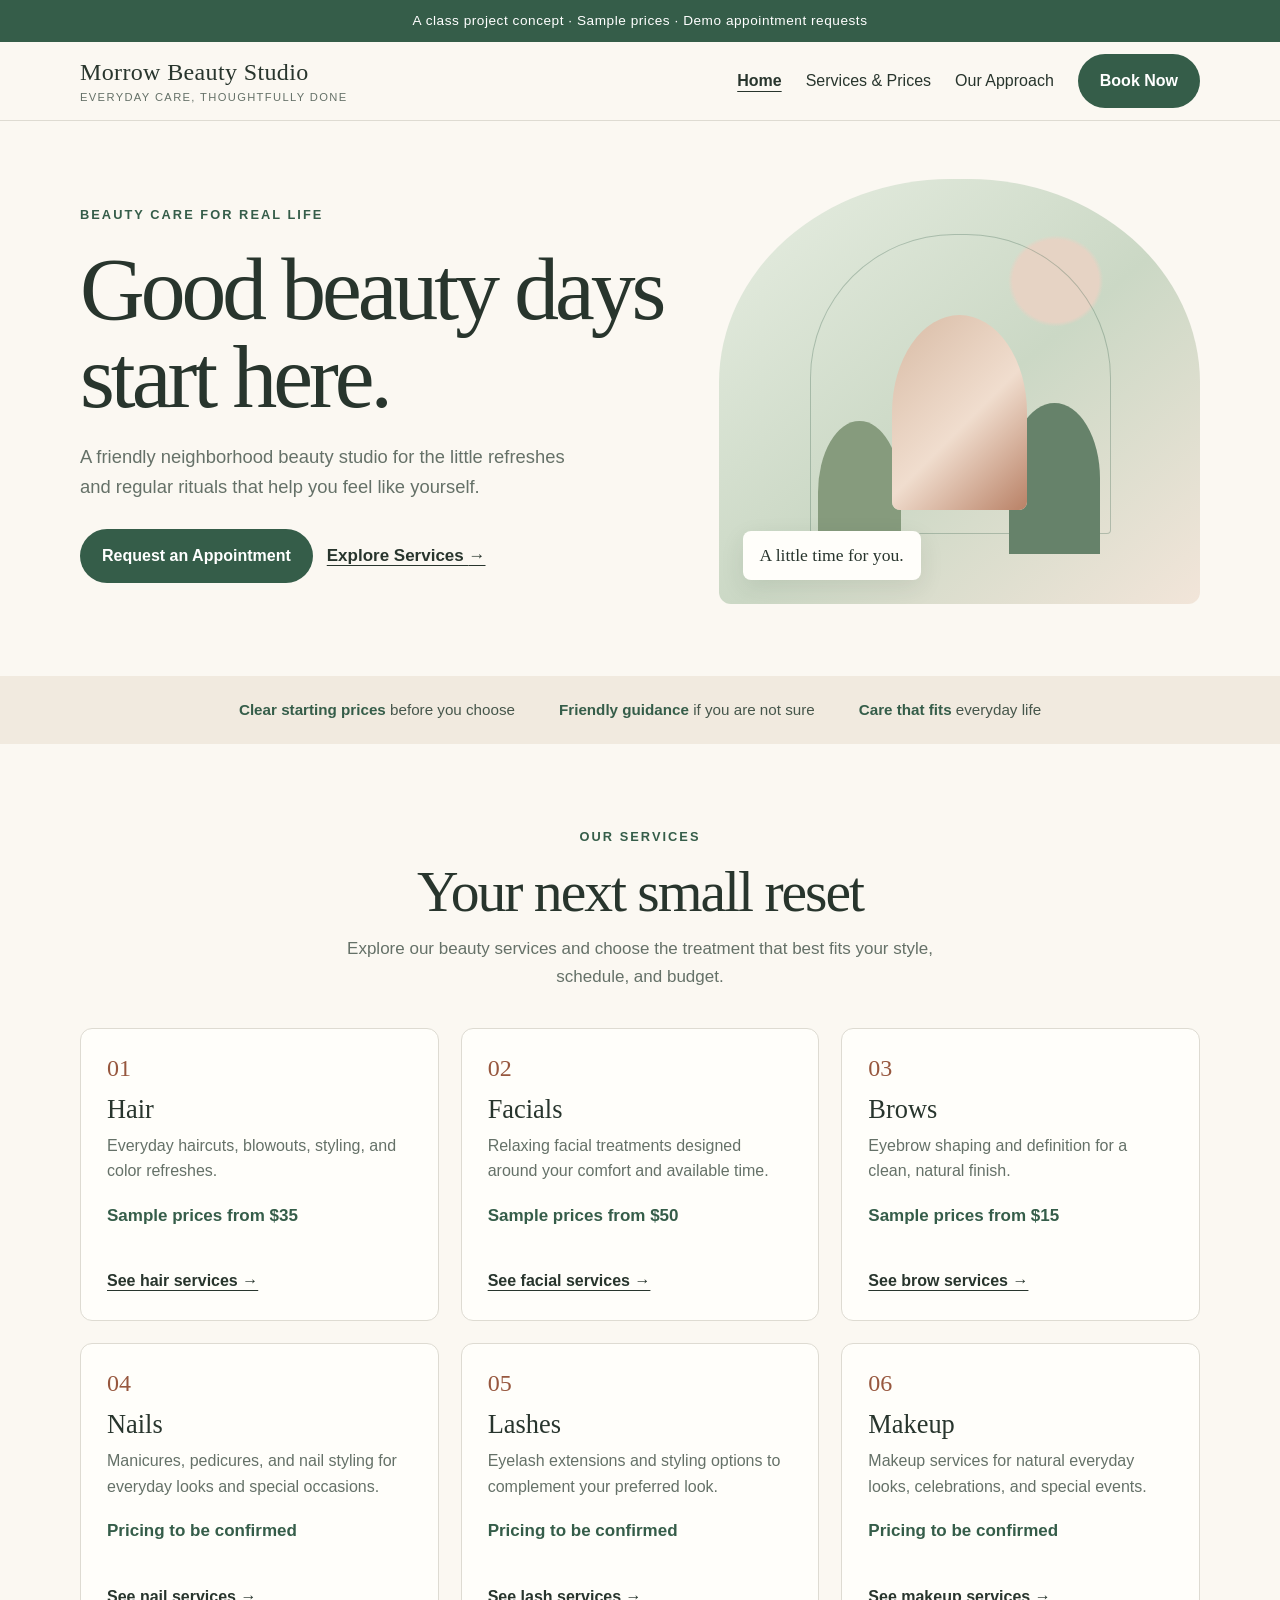
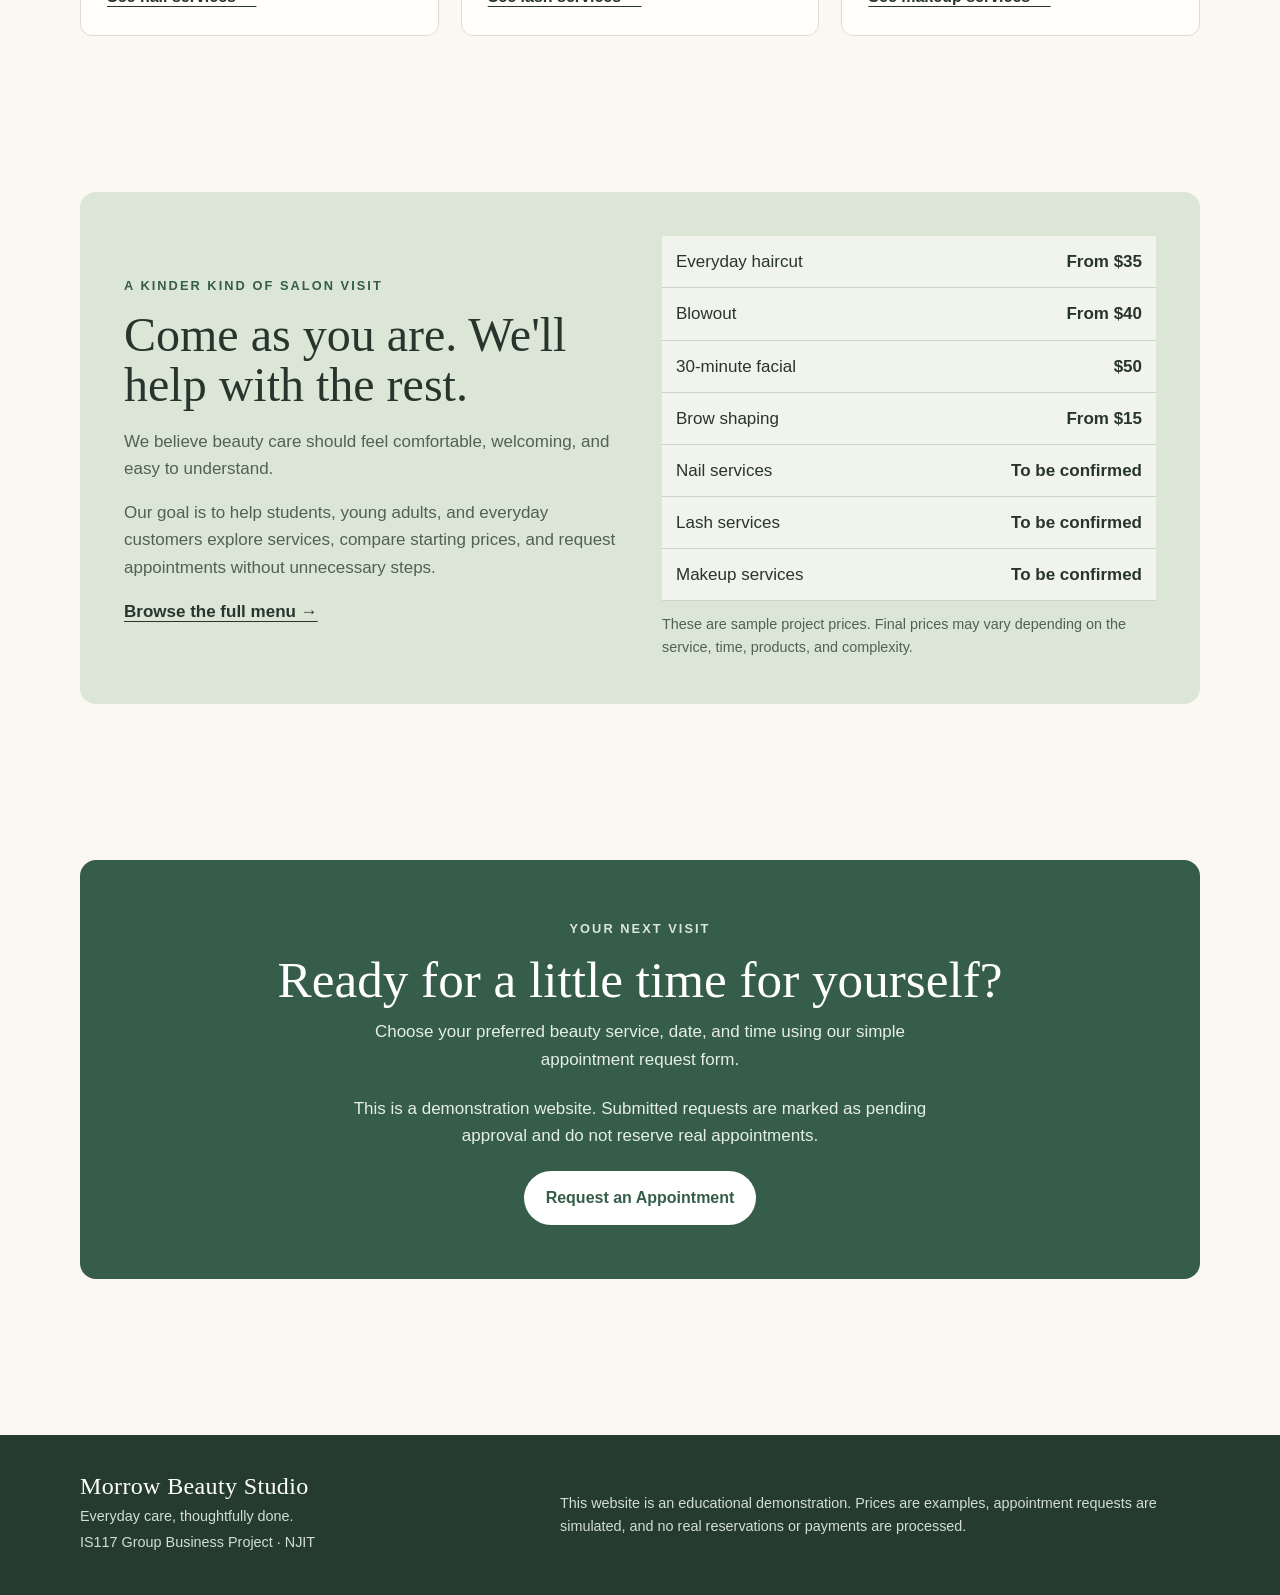
<file: index.html>
<!doctype html>
<html lang="en">
<head>
  <meta charset="utf-8">
  <meta name="viewport" content="width=device-width, initial-scale=1">
  <meta name="description" content="Morrow Beauty Studio offers a welcoming beauty experience with transparent sample prices and simple appointment requests.">

  <title>Morrow Beauty Studio — Beauty, Made Easy</title>

  <link rel="stylesheet" href="styles.css">
</head>

<body>

  <div class="notice">
    A class project concept · Sample prices · Demo appointment requests
  </div>

  <header class="site-header">
    <div class="wrap nav">

      <a class="brand" href="index.html" aria-label="Morrow Beauty Studio home">
        Morrow Beauty Studio
        <small>Everyday care, thoughtfully done</small>
      </a>

      <nav class="nav-links" aria-label="Main navigation">
        <a href="index.html" aria-current="page">Home</a>
        <a href="services.html">Services &amp; Prices</a>
        <a href="#our-approach">Our Approach</a>
        <a class="button" href="booking.html">Book Now</a>
      </nav>

    </div>
  </header>

  <main>

    <!-- Hero Section -->

    <section class="hero">
      <div class="wrap hero-grid">

        <div>
          <span class="eyebrow">
            Beauty care for real life
          </span>

          <h1>Good beauty days start here.</h1>

          <p>
            A friendly neighborhood beauty studio for the
            little refreshes and regular rituals that help
            you feel like yourself.
          </p>

          <div class="actions">
            <a class="button" href="booking.html">
              Request an Appointment
            </a>

            <a class="text-link" href="services.html">
              Explore Services
              <span aria-hidden="true">→</span>
            </a>
          </div>
        </div>

        <div class="visual" role="img"
             aria-label="Soft botanical-inspired shapes in warm neutral and sage tones">

          <div class="visual-note">
            A little time for you.
          </div>

        </div>

      </div>
    </section>

    <!-- Brand Promises -->

    <div class="strip">
      <div class="wrap strip-inner">

        <span>
          <b>Clear starting prices</b> before you choose
        </span>

        <span>
          <b>Friendly guidance</b> if you are not sure
        </span>

        <span>
          <b>Care that fits</b> everyday life
        </span>

      </div>
    </div>

    <!-- Services Section -->

    <section id="services">
      <div class="wrap">

        <div class="section-head">

          <span class="eyebrow">Our Services</span>

          <h2>Your next small reset</h2>

          <p>
            Explore our beauty services and choose the
            treatment that best fits your style, schedule,
            and budget.
          </p>

        </div>

        <div class="cards">

          <article class="card">
            <span class="number">01</span>

            <h3>Hair</h3>

            <p>
              Everyday haircuts, blowouts, styling,
              and color refreshes.
            </p>

            <span class="price">Sample prices from $35</span>

            <br>

            <a href="services.html#hair">
              See hair services →
            </a>
          </article>

          <article class="card">
            <span class="number">02</span>

            <h3>Facials</h3>

            <p>
              Relaxing facial treatments designed around
              your comfort and available time.
            </p>

            <span class="price">Sample prices from $50</span>

            <br>

            <a href="services.html#skin">
              See facial services →
            </a>
          </article>

          <article class="card">
            <span class="number">03</span>

            <h3>Brows</h3>

            <p>
              Eyebrow shaping and definition for a clean,
              natural finish.
            </p>

            <span class="price">Sample prices from $15</span>

            <br>

            <a href="services.html#brows">
              See brow services →
            </a>
          </article>

          <article class="card">
            <span class="number">04</span>

            <h3>Nails</h3>

            <p>
              Manicures, pedicures, and nail styling
              for everyday looks and special occasions.
            </p>

            <span class="price">Pricing to be confirmed</span>

            <br>

            <a href="services.html#nails">
              See nail services →
            </a>
          </article>

          <article class="card">
            <span class="number">05</span>

            <h3>Lashes</h3>

            <p>
              Eyelash extensions and styling options
              to complement your preferred look.
            </p>

            <span class="price">Pricing to be confirmed</span>

            <br>

            <a href="services.html#lashes">
              See lash services →
            </a>
          </article>

          <article class="card">
            <span class="number">06</span>

            <h3>Makeup</h3>

            <p>
              Makeup services for natural everyday looks,
              celebrations, and special events.
            </p>

            <span class="price">Pricing to be confirmed</span>

            <br>

            <a href="services.html#makeup">
              See makeup services →
            </a>
          </article>

        </div>
      </div>
    </section>

    <!-- Our Approach -->

    <section id="our-approach">

      <div class="wrap soft-panel">

        <div>

          <span class="eyebrow">
            A kinder kind of salon visit
          </span>

          <h2>Come as you are. We'll help with the rest.</h2>

          <p>
            We believe beauty care should feel comfortable,
            welcoming, and easy to understand.
          </p>

          <p>
            Our goal is to help students, young adults,
            and everyday customers explore services,
            compare starting prices, and request appointments
            without unnecessary steps.
          </p>

          <a class="text-link" href="services.html">
            Browse the full menu →
          </a>

        </div>

        <div>

          <table class="price-sample"
                 aria-label="Example starting prices">

            <tbody>

              <tr>
                <td>Everyday haircut</td>
                <td>From $35</td>
              </tr>

              <tr>
                <td>Blowout</td>
                <td>From $40</td>
              </tr>

              <tr>
                <td>30-minute facial</td>
                <td>$50</td>
              </tr>

              <tr>
                <td>Brow shaping</td>
                <td>From $15</td>
              </tr>

              <tr>
                <td>Nail services</td>
                <td>To be confirmed</td>
              </tr>

              <tr>
                <td>Lash services</td>
                <td>To be confirmed</td>
              </tr>

              <tr>
                <td>Makeup services</td>
                <td>To be confirmed</td>
              </tr>

            </tbody>
          </table>

          <p class="draft">
            These are sample project prices.
            Final prices may vary depending on the
            service, time, products, and complexity.
          </p>

        </div>

      </div>

    </section>

    <!-- Appointment Booking -->

    <section id="booking">

      <div class="wrap booking">

        <span class="eyebrow">Your next visit</span>

        <h2>Ready for a little time for yourself?</h2>

        <p>
          Choose your preferred beauty service, date,
          and time using our simple appointment request form.
        </p>

        <p>
          This is a demonstration website. Submitted
          requests are marked as pending approval and
          do not reserve real appointments.
        </p>

        <a class="button" href="booking.html">
          Request an Appointment
        </a>

      </div>

    </section>

  </main>

  <!-- Footer -->

  <footer class="site-footer">

    <div class="wrap foot">

      <div>

        <a class="brand" href="index.html">
          Morrow Beauty Studio
        </a>

        <p>Everyday care, thoughtfully done.</p>

        <p>IS117 Group Business Project · NJIT</p>

      </div>

      <p class="concept">
        This website is an educational demonstration.
        Prices are examples, appointment requests are
        simulated, and no real reservations or payments
        are processed.
      </p>

    </div>

  </footer>

</body>
</html>
</file>
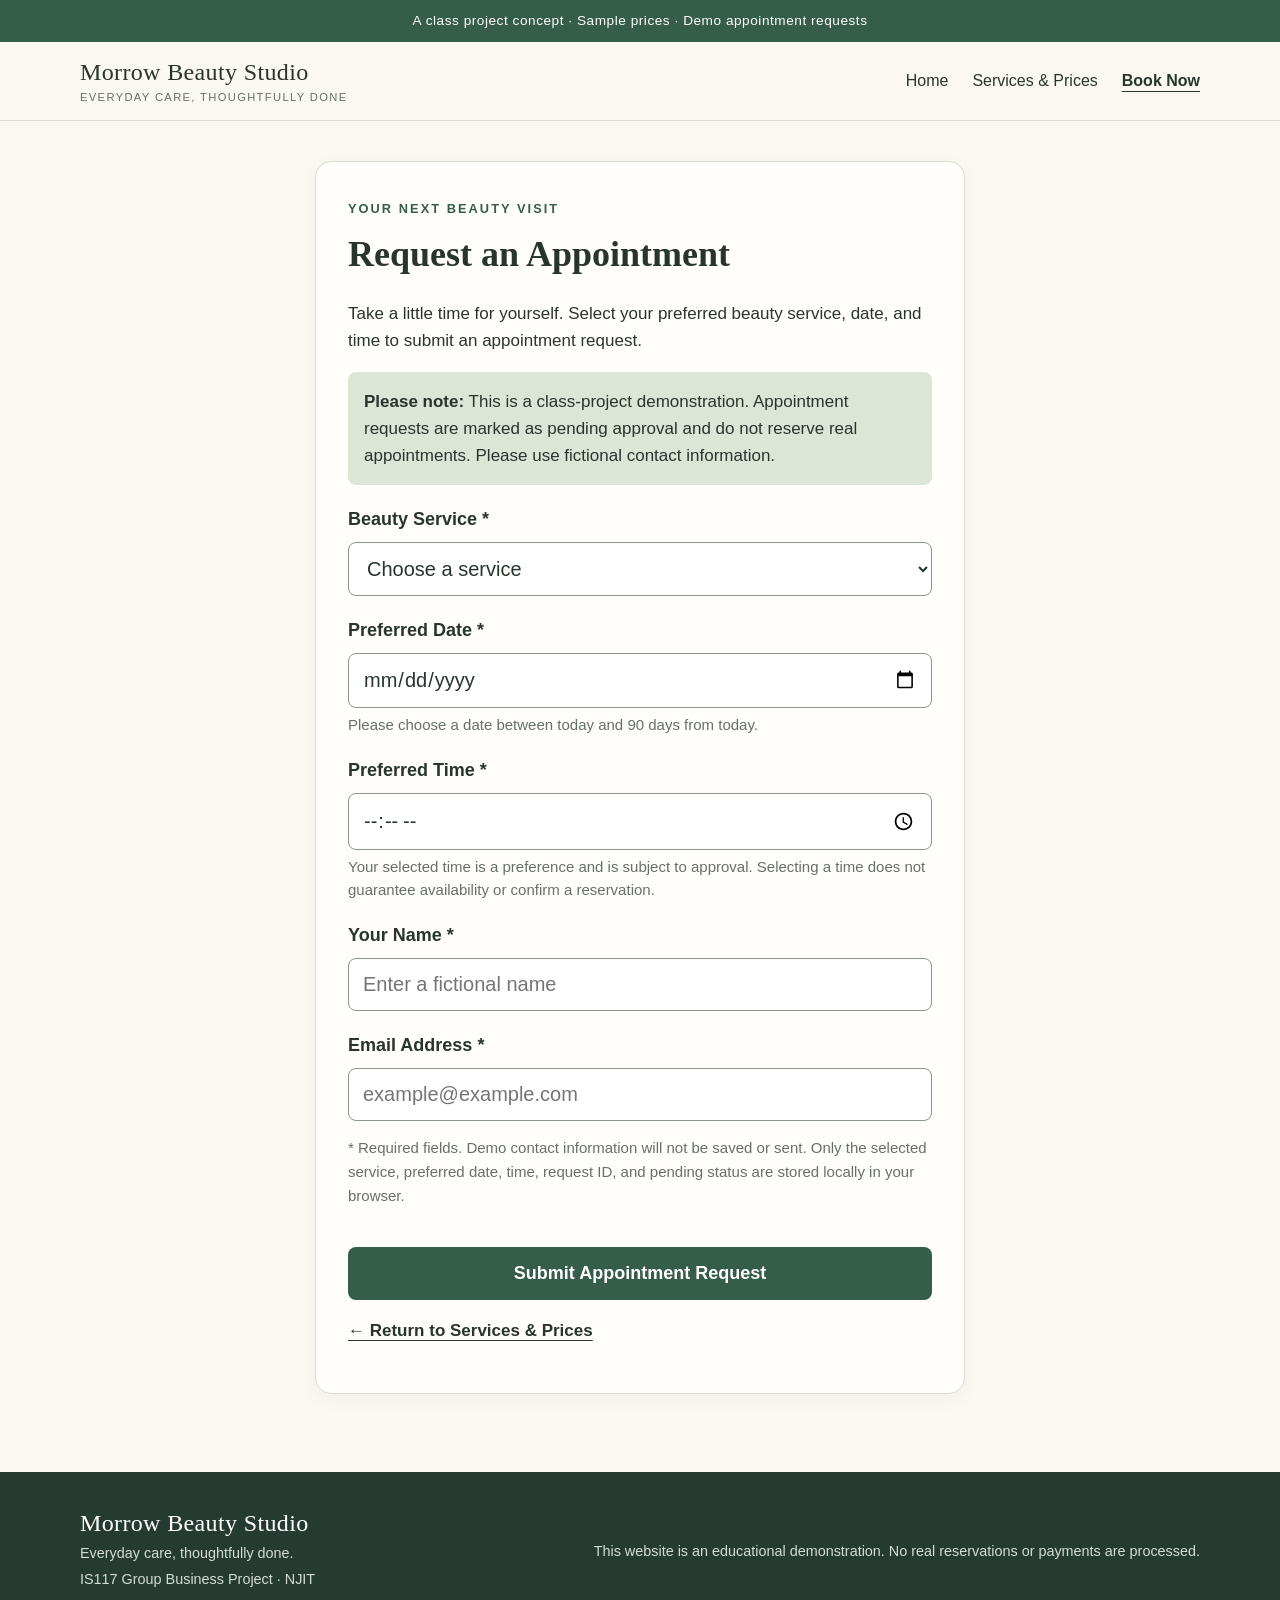
<file: booking.html>
<!doctype html>
<html lang="en">
<head>
  <meta charset="UTF-8">
  <meta name="viewport" content="width=device-width, initial-scale=1">

  <title>Book an Appointment — Morrow Beauty Studio</title>

  <link rel="stylesheet" href="styles.css">

  <style>
    .booking-form {
      max-width: 650px;
      margin: 40px auto;
      padding: 32px;
      background: #fffefa;
      border: 1px solid #dedbd2;
      border-radius: 16px;
      box-shadow: 0 5px 20px #28352d0a;
    }

    .booking-form h1 {
      font-family: Georgia, serif;
      font-size: 36px;
      line-height: 1.2;
      margin-top: 12px;
      color: #28352d;
    }

    .booking-form p {
      font-size: 17px;
      line-height: 1.6;
    }

    .booking-form label {
      display: block;
      margin-top: 20px;
      font-size: 18px;
      font-weight: bold;
      color: #28352d;
    }

    .booking-form input,
    .booking-form select {
      width: 100%;
      box-sizing: border-box;
      padding: 14px;
      margin-top: 8px;
      font-family: Arial, sans-serif;
      font-size: 20px;
      color: #28352d;
      background: white;
      border: 1px solid #87988a;
      border-radius: 8px;
    }

    .booking-form button {
      width: 100%;
      margin-top: 22px;
      padding: 16px 22px;
      background: #355d49;
      color: white;
      font-family: Arial, sans-serif;
      font-size: 18px;
      font-weight: bold;
      border: none;
      border-radius: 8px;
      cursor: pointer;
    }

    .booking-form button:hover {
      background: #264634;
    }

    .booking-form button:focus-visible,
    .booking-form input:focus-visible,
    .booking-form select:focus-visible {
      outline: 3px solid #bd795d;
      outline-offset: 3px;
    }

    .booking-notice {
      background: #dce6d7;
      padding: 16px;
      border-radius: 8px;
      color: #28352d;
    }

    .privacy-note {
      color: #657168;
      font-size: 15px !important;
    }

    .booking-form .field-help {
      color: #657168;
      font-size: 15px;
      margin: 6px 0 12px;
      line-height: 1.5;
    }

    #error {
      color: #a01832;
      font-size: 17px;
      font-weight: bold;
    }

    @media (max-width: 700px) {
      .booking-form {
        margin: 20px 16px;
        padding: 22px;
      }

      .booking-form h1 {
        font-size: 30px;
      }
    }
  </style>
</head>

<body>

  <div class="notice">
    A class project concept · Sample prices · Demo appointment requests
  </div>

  <!-- Navigation -->

  <header class="site-header">
    <div class="wrap nav">

      <a class="brand" href="index.html">
        Morrow Beauty Studio
        <small>Everyday care, thoughtfully done</small>
      </a>

      <nav class="nav-links" aria-label="Main navigation">

        <a href="index.html">Home</a>

        <a href="services.html">
          Services &amp; Prices
        </a>

        <a href="booking.html" aria-current="page">
          Book Now
        </a>

      </nav>

    </div>
  </header>

  <!-- Appointment Form -->

  <main class="booking-form">

    <span class="eyebrow">
      Your next beauty visit
    </span>

    <h1>Request an Appointment</h1>

    <p>
      Take a little time for yourself.
      Select your preferred beauty service, date,
      and time to submit an appointment request.
    </p>

    <p class="booking-notice">
      <strong>Please note:</strong>
      This is a class-project demonstration.
      Appointment requests are marked as pending approval
      and do not reserve real appointments.
      Please use fictional contact information.
    </p>

    <form id="bookingForm">

      <!-- Service Selection -->

      <label for="service">Beauty Service *</label>

      <select id="service" required>

        <option value="">Choose a service</option>

        <optgroup label="Hair">
          <option>Everyday Haircut</option>
          <option>Layered Haircut</option>
          <option>Blowout</option>
          <option>Root Touch-Up</option>
          <option>Highlights</option>
          <option>Color Correction Consultation</option>
        </optgroup>

        <optgroup label="Facials">
          <option>Glow Facial — 30 Minutes</option>
          <option>Custom Facial — 60 Minutes</option>
          <option>Extended Facial — 90 Minutes</option>
        </optgroup>

        <optgroup label="Brows">
          <option>Brow Shaping</option>
          <option>Brow Shaping &amp; Tint</option>
        </optgroup>

        <optgroup label="Nails">
          <option>Classic Manicure</option>
          <option>Gel Manicure</option>
          <option>Pedicure</option>
          <option>Nail Art</option>
        </optgroup>

        <optgroup label="Lashes">
          <option>Classic Lash Extensions</option>
          <option>Volume Lash Extensions</option>
          <option>Lash Lift</option>
        </optgroup>

        <optgroup label="Makeup">
          <option>Natural Makeup</option>
          <option>Soft Glam Makeup</option>
          <option>Special Occasion Makeup</option>
        </optgroup>

      </select>

      <!-- Appointment Date -->

      <label for="date">Preferred Date *</label>

      <input
        type="date"
        id="date"
        aria-describedby="date-help"
        required
      >

      <p id="date-help" class="field-help">
        Please choose a date between today and
        90 days from today.
      </p>

      <!-- Appointment Time -->

      <label for="time">Preferred Time *</label>

      <input
        type="time"
        id="time"
        aria-describedby="time-help"
        required
      >

      <p id="time-help" class="field-help">
        Your selected time is a preference and is
        subject to approval. Selecting a time does
        not guarantee availability or confirm a reservation.
      </p>

      <!-- Customer Name -->

      <label for="name">Your Name *</label>

      <input
        type="text"
        id="name"
        placeholder="Enter a fictional name"
        maxlength="80"
        required
      >

      <!-- Customer Email -->

      <label for="email">Email Address *</label>

      <input
        type="email"
        id="email"
        placeholder="example@example.com"
        required
      >

      <p class="privacy-note">
        * Required fields.
        Demo contact information will not be saved or sent.
        Only the selected service, preferred date, time,
        request ID, and pending status are stored locally
        in your browser.
      </p>

      <!-- Error Message -->

      <p id="error" role="alert"></p>

      <!-- Submit Button -->

      <button type="submit">
        Submit Appointment Request
      </button>

    </form>

    <p>
      <a class="text-link" href="services.html">
        ← Return to Services &amp; Prices
      </a>
    </p>

  </main>

  <!-- Footer -->

  <footer class="site-footer">

    <div class="wrap foot">

      <div>

        <a class="brand" href="index.html">
          Morrow Beauty Studio
        </a>

        <p>Everyday care, thoughtfully done.</p>

        <p>IS117 Group Business Project · NJIT</p>

      </div>

      <p class="concept">
        This website is an educational demonstration.
        No real reservations or payments are processed.
      </p>

    </div>

  </footer>

  <!-- Member 3 Appointment Storage -->

  <script src="./appointment-storage.js"></script>

  <!-- Member 2 Form Validation -->

  <script>
    const form = document.getElementById("bookingForm");
    const dateInput = document.getElementById("date");
    const timeInput = document.getElementById("time");
    const nameInput = document.getElementById("name");
    const errorMessage = document.getElementById("error");

    const BOOKING_WINDOW_DAYS = 90;

    // Return a local calendar date in YYYY-MM-DD format.
    function todayLocal(daysAhead = 0) {
      const now = new Date();

      now.setDate(now.getDate() + daysAhead);

      const year = now.getFullYear();
      const month = String(now.getMonth() + 1).padStart(2, "0");
      const day = String(now.getDate()).padStart(2, "0");

      return `${year}-${month}-${day}`;
    }

    // Restrict appointment dates to a rolling 90-day window.
    function updateDateLimits() {
      dateInput.min = todayLocal();
      dateInput.max = todayLocal(BOOKING_WINDOW_DAYS);
    }

    updateDateLimits();

    dateInput.addEventListener("focus", updateDateLimits);

    form.addEventListener("submit", function(event) {
      event.preventDefault();

      errorMessage.textContent = "";

      updateDateLimits();

      if (!form.reportValidity()) {
        return;
      }

      // Reject empty or whitespace-only names.
      if (!nameInput.value.trim()) {
        errorMessage.textContent =
          "Please enter a valid name.";

        nameInput.focus();
        return;
      }

      // Validate the selected date against both boundaries.
      const selectedDate = dateInput.valueAsNumber;
      const minimumDate = Date.parse(dateInput.min);
      const maximumDate = Date.parse(dateInput.max);

      if (
        !Number.isFinite(selectedDate) ||
        selectedDate < minimumDate ||
        selectedDate > maximumDate
      ) {
        errorMessage.textContent =
          "Please choose a date within the next 90 days.";

        dateInput.focus();
        return;
      }

      // Reject invalid dates and appointment times in the past.
      const preferredDateTime = new Date(
        dateInput.value + "T" + timeInput.value
      );

      if (
        !Number.isFinite(preferredDateTime.getTime()) ||
        preferredDateTime <= new Date()
      ) {
        errorMessage.textContent =
          "Please choose a future appointment date and time.";

        timeInput.focus();
        return;
      }

      // Save the request using Member 3's storage system.
      try {
        const nextPage = saveSalonRequest({
          service: document.getElementById("service").value,
          date: dateInput.value,
          time: timeInput.value
        });

        window.location.assign(nextPage);

      } catch (error) {
        errorMessage.textContent =
          error.message || "Unable to save the request.";
      }
    });
  </script>

</body>
</html>
</file>
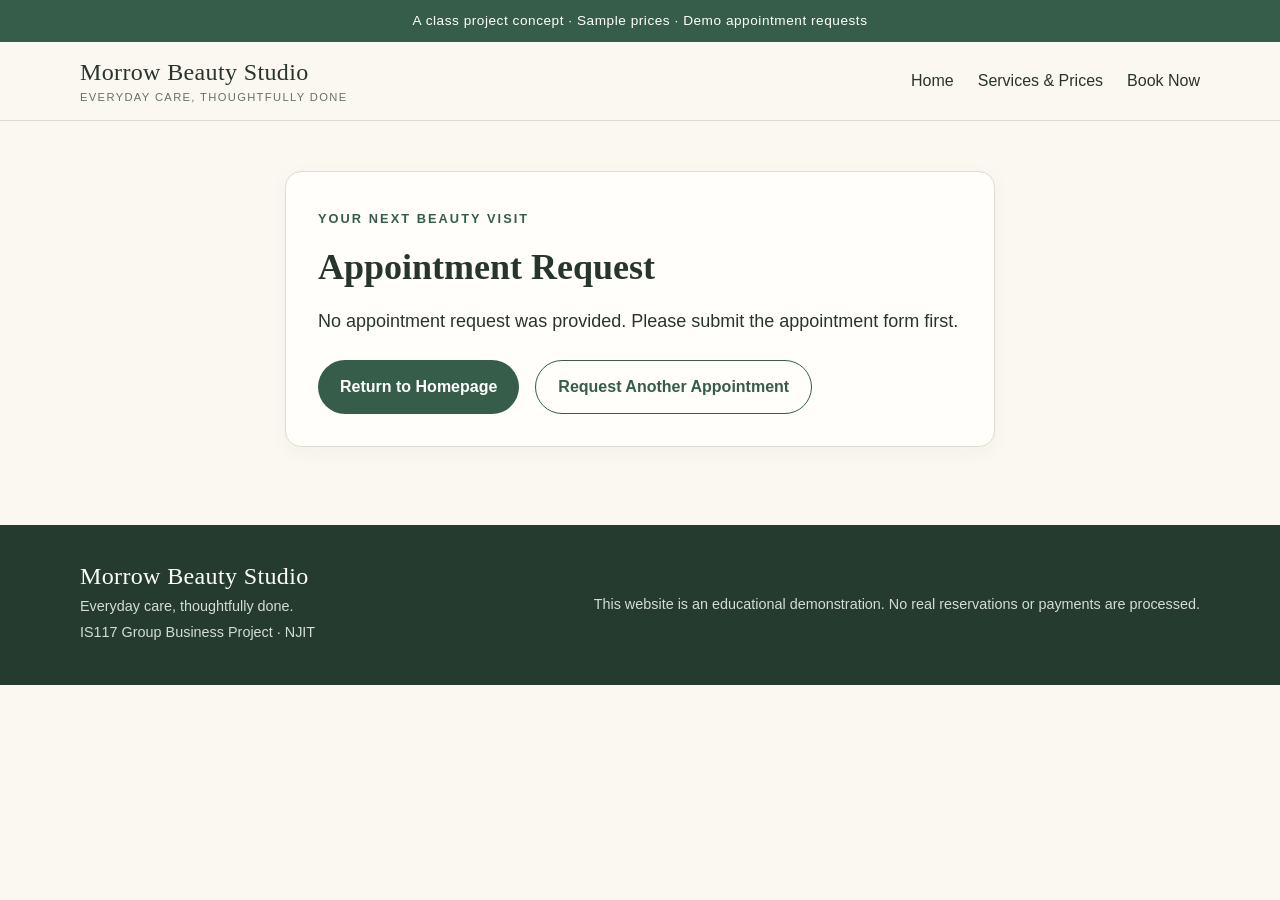
<file: confirmation.html>
<!doctype html>
<html lang="en">
<head>
  <meta charset="UTF-8">
  <meta name="viewport" content="width=device-width, initial-scale=1">

  <title>Appointment Confirmation — Morrow Beauty Studio</title>

  <link rel="stylesheet" href="styles.css">

  <style>
    .confirmation-container {
      max-width: 750px;
      margin: 50px auto;
      padding: 0 20px;
    }

    .confirmation-panel {
      background: #fffefa;
      border: 1px solid #dedbd2;
      border-radius: 16px;
      padding: 32px;
      box-shadow: 0 5px 20px #28352d0a;
    }

    .confirmation-panel h1 {
      font-family: Georgia, serif;
      font-size: 36px;
      line-height: 1.2;
      color: #28352d;
      margin: 15px 0;
    }

    .confirmation-panel p {
      font-size: 18px;
      line-height: 1.6;
    }

    .status {
      display: inline-block;
      background: #dce6d7;
      color: #355d49;
      padding: 10px 18px;
      border-radius: 8px;
      font-size: 18px;
      font-weight: bold;
    }

    .confirmation-notice {
      background: #f1eadf;
      padding: 18px;
      border-radius: 8px;
      margin: 20px 0;
    }

    .confirmation-panel dl {
      display: grid;
      grid-template-columns: 1fr 1.5fr;
      gap: 18px;
      padding: 24px 0;
      border-top: 1px solid #dedbd2;
      border-bottom: 1px solid #dedbd2;
      font-size: 18px;
    }

    .confirmation-panel dt {
      font-weight: bold;
      color: #28352d;
    }

    .confirmation-panel dd {
      margin: 0;
      overflow-wrap: anywhere;
      color: #355d49;
    }

    .confirmation-actions {
      display: flex;
      flex-wrap: wrap;
      align-items: center;
      gap: 16px;
      margin-top: 24px;
    }

    .confirmation-actions .button {
      font-size: 16px;
      padding: 14px 22px;
    }

    .secondary-button {
      display: inline-block;
      padding: 13px 22px;
      border: 1px solid #355d49;
      border-radius: 999px;
      color: #355d49;
      font-size: 16px;
      font-weight: bold;
      text-decoration: none;
    }

    .secondary-button:hover {
      background: #dce6d7;
    }

    .storage-note {
      font-size: 15px !important;
      color: #657168;
    }

    @media (max-width: 600px) {
      .confirmation-container {
        margin: 24px auto;
        padding: 0 16px;
      }

      .confirmation-panel {
        padding: 22px;
      }

      .confirmation-panel h1 {
        font-size: 30px;
      }

      .confirmation-panel dl {
        grid-template-columns: 1fr;
        gap: 8px;
      }

      .confirmation-panel dd {
        margin-bottom: 14px;
      }

      .confirmation-actions {
        flex-direction: column;
        align-items: stretch;
        text-align: center;
      }
    }
  </style>
</head>

<body>

  <div class="notice">
    A class project concept · Sample prices · Demo appointment requests
  </div>

  <!-- Navigation -->

  <header class="site-header">
    <div class="wrap nav">

      <a class="brand" href="index.html">
        Morrow Beauty Studio
        <small>Everyday care, thoughtfully done</small>
      </a>

      <nav class="nav-links" aria-label="Main navigation">

        <a href="index.html">Home</a>

        <a href="services.html">
          Services &amp; Prices
        </a>

        <a href="booking.html">
          Book Now
        </a>

      </nav>

    </div>
  </header>

  <!-- Appointment Confirmation -->

  <main class="confirmation-container">

    <section class="confirmation-panel"
             aria-labelledby="title">

      <span class="eyebrow">
        Your next beauty visit
      </span>

      <h1 id="title">Appointment Request</h1>

      <p id="message" role="status">
        Loading your appointment request...
      </p>

      <div id="details" hidden>

        <p>
          Thank you for trying Morrow Beauty Studio's
          demo appointment request system.
        </p>

        <span class="status">
          Pending Approval
        </span>

        <div class="confirmation-notice">

          <strong>Your request has been saved locally.</strong>

          <p>
            This is a demonstration appointment request,
            not a confirmed reservation. No request has
            been sent to a real salon.
          </p>

        </div>

        <h2>Appointment Details</h2>

        <dl>

          <dt>Request ID</dt>
          <dd id="requestId"></dd>

          <dt>Selected Service</dt>
          <dd id="service"></dd>

          <dt>Preferred Date</dt>
          <dd id="date"></dd>

          <dt>Preferred Time</dt>
          <dd id="time"></dd>

          <dt>Appointment Status</dt>
          <dd>Pending Approval</dd>

        </dl>

        <p class="storage-note">
          Your appointment details are stored locally
          in this browser. You can revisit this confirmation
          using the same page URL and browser, as long as
          the saved browser data has not been cleared.
          Your name and email address are not stored.
        </p>

      </div>

      <!-- Navigation Buttons -->

      <div class="confirmation-actions">

        <a class="button" href="index.html">
          Return to Homepage
        </a>

        <a class="secondary-button" href="booking.html">
          Request Another Appointment
        </a>

      </div>

    </section>

  </main>

  <!-- Footer -->

  <footer class="site-footer">

    <div class="wrap foot">

      <div>

        <a class="brand" href="index.html">
          Morrow Beauty Studio
        </a>

        <p>Everyday care, thoughtfully done.</p>

        <p>IS117 Group Business Project · NJIT</p>

      </div>

      <p class="concept">
        This website is an educational demonstration.
        No real reservations or payments are processed.
      </p>

    </div>

  </footer>

  <!-- Member 3 Confirmation and Storage Retrieval -->

  <script>
    const id = new URLSearchParams(
      window.location.search
    ).get("id");

    const message = document.getElementById("message");

    const details = document.getElementById("details");

    if (id) {

      try {

        const requests = JSON.parse(
          localStorage.getItem(
            "salonAppointmentRequests"
          ) || "{}"
        );

        const request = requests[id];

        if (request && request.status === "pending") {

          document.getElementById("requestId")
            .textContent = id;

          document.getElementById("service")
            .textContent = request.service || "Not provided";

          document.getElementById("date")
            .textContent = request.date || "Not provided";

          document.getElementById("time")
            .textContent = request.time || "Not provided";

          details.hidden = false;

          message.textContent =
            "Your demo appointment request was saved successfully.";

        } else {

          message.textContent =
            "No saved appointment request was found. " +
            "Please return to the appointment form.";

        }

      } catch (error) {

        message.textContent =
          "Unable to load your appointment request. " +
          "Please try again.";

      }

    } else {

      message.textContent =
        "No appointment request was provided. " +
        "Please submit the appointment form first.";

    }
  </script>

</body>
</html>
</file>
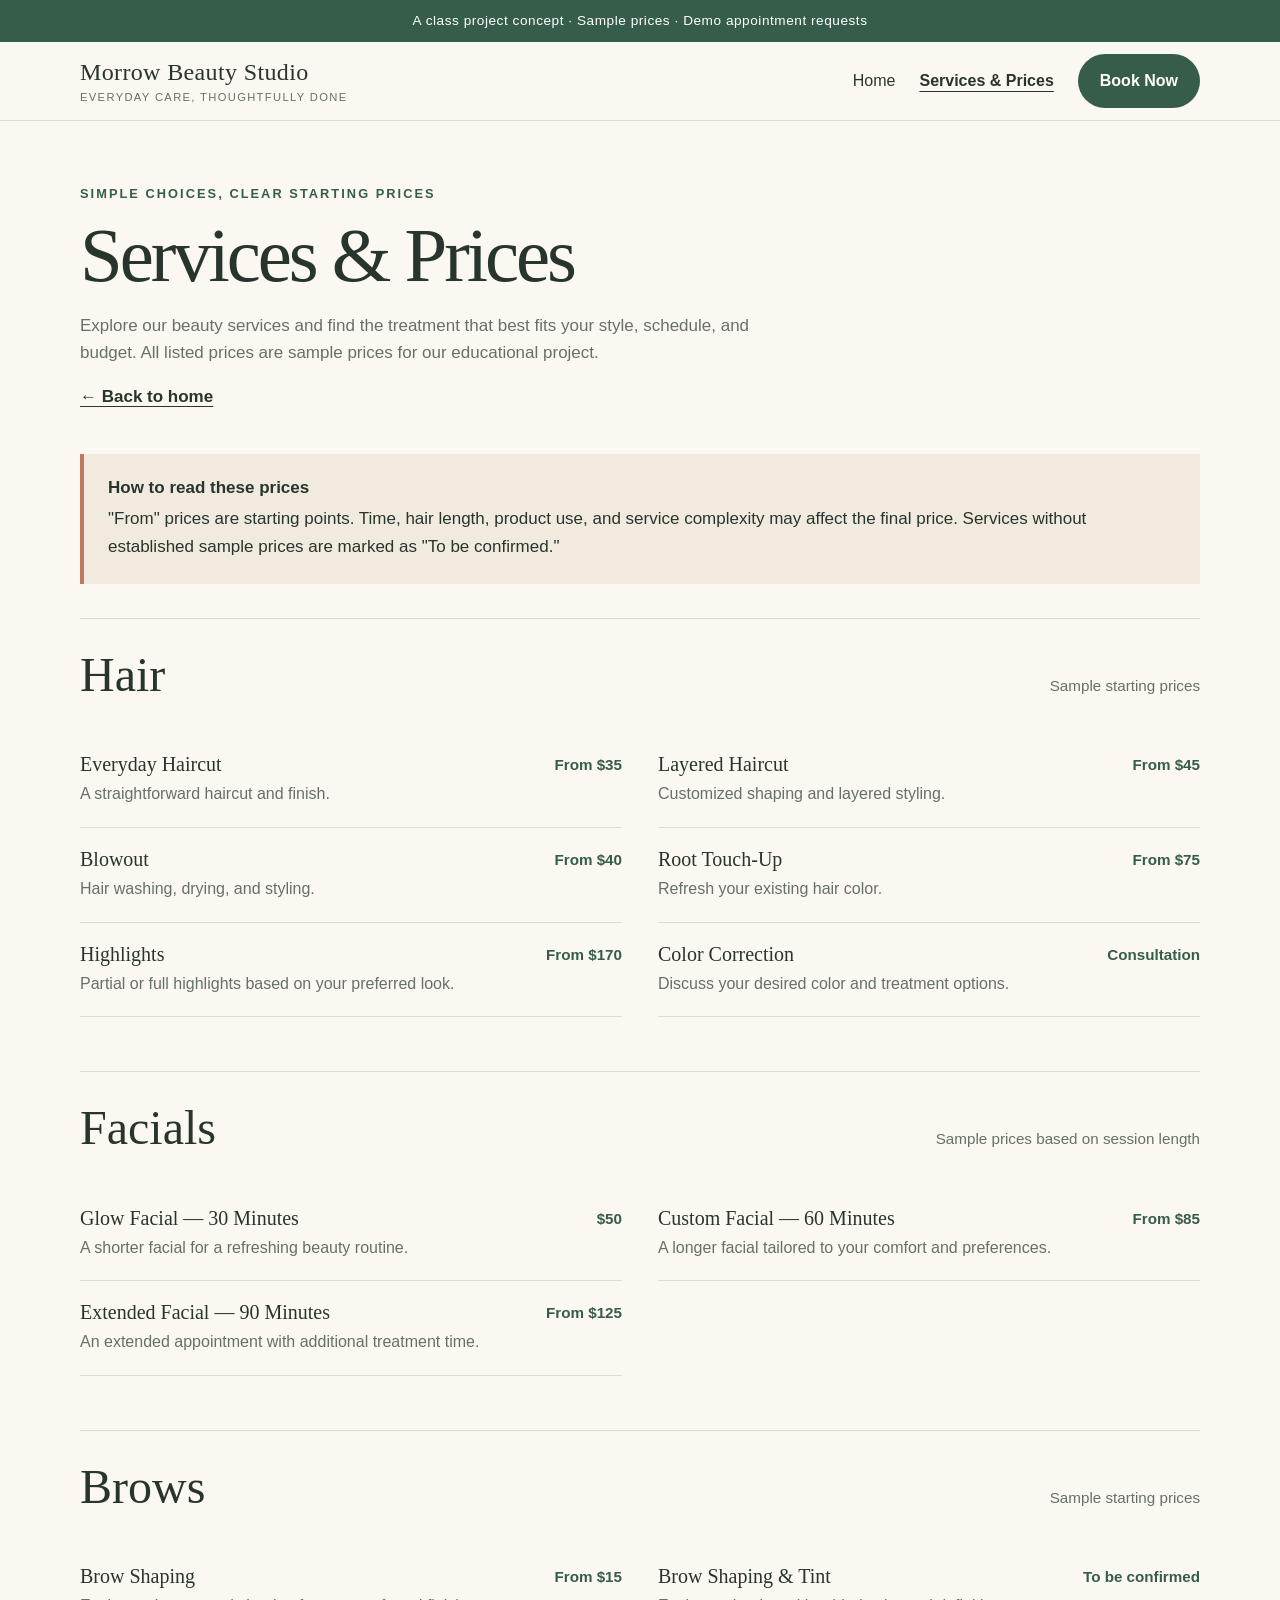
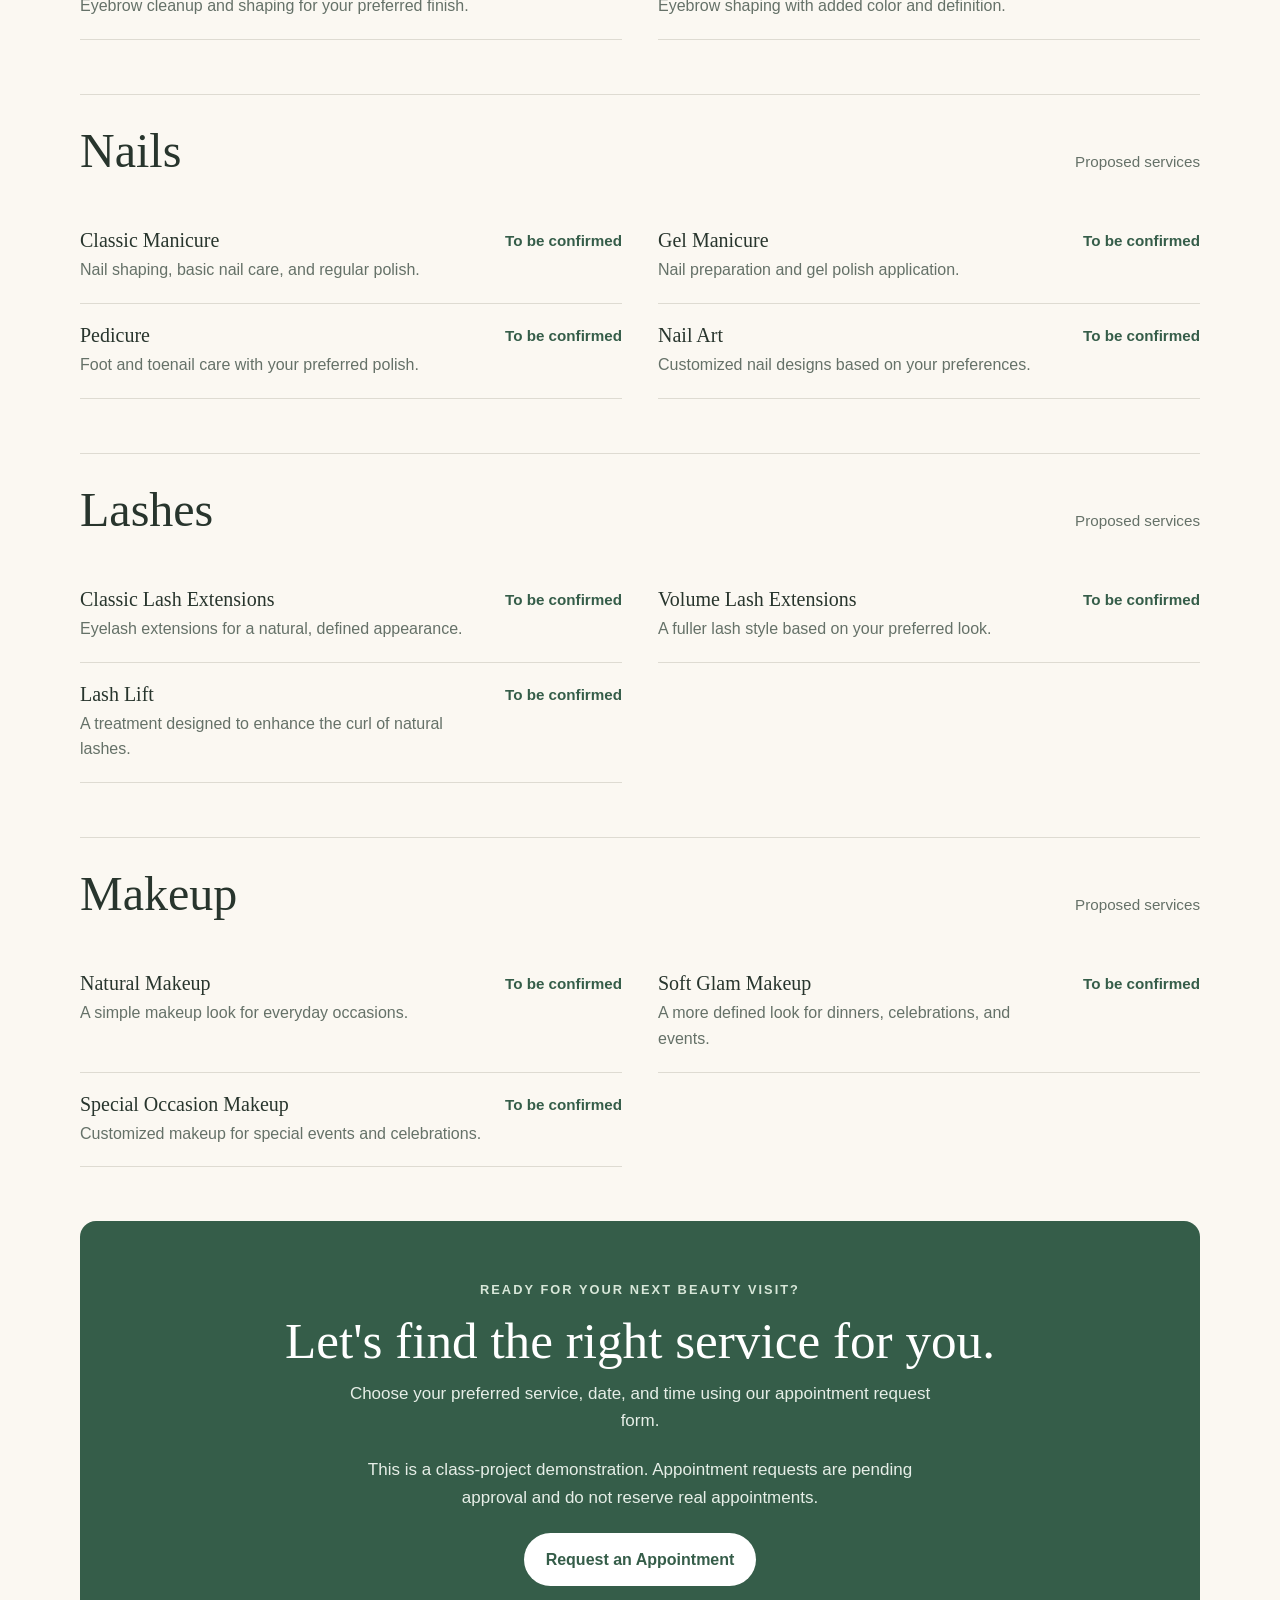
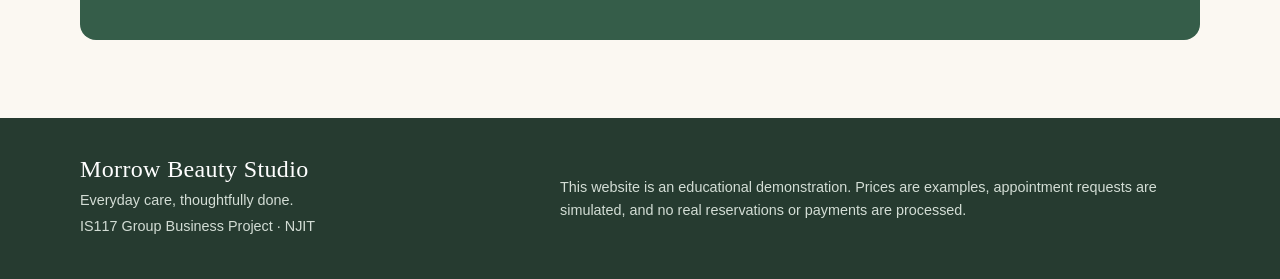
<file: services.html>
<!doctype html>
<html lang="en">
<head>
  <meta charset="utf-8">
  <meta name="viewport" content="width=device-width, initial-scale=1">
  <meta name="description" content="Explore beauty services and transparent sample prices at Morrow Beauty Studio.">

  <title>Services &amp; Prices — Morrow Beauty Studio</title>

  <link rel="stylesheet" href="styles.css">
</head>

<body>

  <div class="notice">
    A class project concept · Sample prices · Demo appointment requests
  </div>

  <header class="site-header">
    <div class="wrap nav">

      <a class="brand" href="index.html">
        Morrow Beauty Studio
        <small>Everyday care, thoughtfully done</small>
      </a>

      <nav class="nav-links" aria-label="Main navigation">
        <a href="index.html">Home</a>

        <a href="services.html" aria-current="page">
          Services &amp; Prices
        </a>

        <a class="button" href="booking.html">
          Book Now
        </a>
      </nav>

    </div>
  </header>

  <main class="wrap">

    <header class="page-intro">

      <span class="eyebrow">
        Simple choices, clear starting prices
      </span>

      <h1>Services &amp; Prices</h1>

      <p>
        Explore our beauty services and find the treatment
        that best fits your style, schedule, and budget.
        All listed prices are sample prices for our
        educational project.
      </p>

      <a class="text-link" href="index.html">
        ← Back to home
      </a>

    </header>

    <aside class="note-panel">

      <strong>How to read these prices</strong>

      <p>
        "From" prices are starting points. Time, hair
        length, product use, and service complexity
        may affect the final price. Services without
        established sample prices are marked as
        "To be confirmed."
      </p>

    </aside>

    <!-- Hair Services -->

    <section class="menu-group" id="hair">

      <div class="menu-heading">
        <h2>Hair</h2>
        <p>Sample starting prices</p>
      </div>

      <div class="menu-list">

        <article class="menu-item">
          <div>
            <h3>Everyday Haircut</h3>
            <p>A straightforward haircut and finish.</p>
          </div>
          <strong>From $35</strong>
        </article>

        <article class="menu-item">
          <div>
            <h3>Layered Haircut</h3>
            <p>Customized shaping and layered styling.</p>
          </div>
          <strong>From $45</strong>
        </article>

        <article class="menu-item">
          <div>
            <h3>Blowout</h3>
            <p>Hair washing, drying, and styling.</p>
          </div>
          <strong>From $40</strong>
        </article>

        <article class="menu-item">
          <div>
            <h3>Root Touch-Up</h3>
            <p>Refresh your existing hair color.</p>
          </div>
          <strong>From $75</strong>
        </article>

        <article class="menu-item">
          <div>
            <h3>Highlights</h3>
            <p>Partial or full highlights based on your preferred look.</p>
          </div>
          <strong>From $170</strong>
        </article>

        <article class="menu-item">
          <div>
            <h3>Color Correction</h3>
            <p>Discuss your desired color and treatment options.</p>
          </div>
          <strong>Consultation</strong>
        </article>

      </div>
    </section>

    <!-- Facial Services -->

    <section class="menu-group" id="skin">

      <div class="menu-heading">
        <h2>Facials</h2>
        <p>Sample prices based on session length</p>
      </div>

      <div class="menu-list">

        <article class="menu-item">
          <div>
            <h3>Glow Facial — 30 Minutes</h3>
            <p>A shorter facial for a refreshing beauty routine.</p>
          </div>
          <strong>$50</strong>
        </article>

        <article class="menu-item">
          <div>
            <h3>Custom Facial — 60 Minutes</h3>
            <p>A longer facial tailored to your comfort and preferences.</p>
          </div>
          <strong>From $85</strong>
        </article>

        <article class="menu-item">
          <div>
            <h3>Extended Facial — 90 Minutes</h3>
            <p>An extended appointment with additional treatment time.</p>
          </div>
          <strong>From $125</strong>
        </article>

      </div>
    </section>

    <!-- Eyebrow Services -->

    <section class="menu-group" id="brows">

      <div class="menu-heading">
        <h2>Brows</h2>
        <p>Sample starting prices</p>
      </div>

      <div class="menu-list">

        <article class="menu-item">
          <div>
            <h3>Brow Shaping</h3>
            <p>Eyebrow cleanup and shaping for your preferred finish.</p>
          </div>
          <strong>From $15</strong>
        </article>

        <article class="menu-item">
          <div>
            <h3>Brow Shaping &amp; Tint</h3>
            <p>Eyebrow shaping with added color and definition.</p>
          </div>
          <strong>To be confirmed</strong>
        </article>

      </div>
    </section>

    <!-- Nail Services -->

    <section class="menu-group" id="nails">

      <div class="menu-heading">
        <h2>Nails</h2>
        <p>Proposed services</p>
      </div>

      <div class="menu-list">

        <article class="menu-item">
          <div>
            <h3>Classic Manicure</h3>
            <p>Nail shaping, basic nail care, and regular polish.</p>
          </div>
          <strong>To be confirmed</strong>
        </article>

        <article class="menu-item">
          <div>
            <h3>Gel Manicure</h3>
            <p>Nail preparation and gel polish application.</p>
          </div>
          <strong>To be confirmed</strong>
        </article>

        <article class="menu-item">
          <div>
            <h3>Pedicure</h3>
            <p>Foot and toenail care with your preferred polish.</p>
          </div>
          <strong>To be confirmed</strong>
        </article>

        <article class="menu-item">
          <div>
            <h3>Nail Art</h3>
            <p>Customized nail designs based on your preferences.</p>
          </div>
          <strong>To be confirmed</strong>
        </article>

      </div>
    </section>

    <!-- Eyelash Services -->

    <section class="menu-group" id="lashes">

      <div class="menu-heading">
        <h2>Lashes</h2>
        <p>Proposed services</p>
      </div>

      <div class="menu-list">

        <article class="menu-item">
          <div>
            <h3>Classic Lash Extensions</h3>
            <p>Eyelash extensions for a natural, defined appearance.</p>
          </div>
          <strong>To be confirmed</strong>
        </article>

        <article class="menu-item">
          <div>
            <h3>Volume Lash Extensions</h3>
            <p>A fuller lash style based on your preferred look.</p>
          </div>
          <strong>To be confirmed</strong>
        </article>

        <article class="menu-item">
          <div>
            <h3>Lash Lift</h3>
            <p>A treatment designed to enhance the curl of natural lashes.</p>
          </div>
          <strong>To be confirmed</strong>
        </article>

      </div>
    </section>

    <!-- Makeup Services -->

    <section class="menu-group" id="makeup">

      <div class="menu-heading">
        <h2>Makeup</h2>
        <p>Proposed services</p>
      </div>

      <div class="menu-list">

        <article class="menu-item">
          <div>
            <h3>Natural Makeup</h3>
            <p>A simple makeup look for everyday occasions.</p>
          </div>
          <strong>To be confirmed</strong>
        </article>

        <article class="menu-item">
          <div>
            <h3>Soft Glam Makeup</h3>
            <p>A more defined look for dinners, celebrations, and events.</p>
          </div>
          <strong>To be confirmed</strong>
        </article>

        <article class="menu-item">
          <div>
            <h3>Special Occasion Makeup</h3>
            <p>Customized makeup for special events and celebrations.</p>
          </div>
          <strong>To be confirmed</strong>
        </article>

      </div>
    </section>

    <!-- Appointment Request -->

    <section class="booking" id="appointment">

      <span class="eyebrow">
        Ready for your next beauty visit?
      </span>

      <h2>Let's find the right service for you.</h2>

      <p>
        Choose your preferred service, date, and time
        using our appointment request form.
      </p>

      <p>
        This is a class-project demonstration.
        Appointment requests are pending approval
        and do not reserve real appointments.
      </p>

      <a class="button" href="booking.html">
        Request an Appointment
      </a>

    </section>

  </main>

  <footer class="site-footer">

    <div class="wrap foot">

      <div>

        <a class="brand" href="index.html">
          Morrow Beauty Studio
        </a>

        <p>Everyday care, thoughtfully done.</p>

        <p>IS117 Group Business Project · NJIT</p>

      </div>

      <p class="concept">
        This website is an educational demonstration.
        Prices are examples, appointment requests are
        simulated, and no real reservations or payments
        are processed.
      </p>

    </div>

  </footer>

</body>
</html>
</file>
<file: styles.css>
:root {
  color-scheme: light;
  --ink: #28352d;
  --muted: #657168;
  --paper: #fbf8f2;
  --cream: #f1eadf;
  --sage: #dce6d7;
  --green: #355d49;
  --accent: #bd795d;
  --white: #fffefa;
  --line: #dedbd2;
  --serif: Georgia, "Times New Roman", serif;
  --sans: Arial, Helvetica, sans-serif;
}

/* General Styling */

* {
  box-sizing: border-box;
}

html {
  scroll-behavior: smooth;
}

body {
  margin: 0;
  background: var(--paper);
  color: var(--ink);
  font: 17px/1.6 var(--sans);
}

a {
  color: inherit;
}

a:focus-visible,
button:focus-visible,
input:focus-visible,
select:focus-visible {
  outline: 3px solid var(--accent);
  outline-offset: 4px;
}

.wrap {
  width: min(1120px, calc(100% - 40px));
  margin-inline: auto;
}

/* Announcement Bar */

.notice {
  padding: 10px 16px;
  background: var(--green);
  color: white;
  text-align: center;
  font-size: 0.85rem;
  letter-spacing: 0.04em;
}

/* Header and Navigation */

.site-header {
  border-bottom: 1px solid var(--line);
  background: var(--paper);
}

.nav {
  min-height: 78px;
  display: flex;
  align-items: center;
  justify-content: space-between;
  gap: 24px;
}

.brand {
  color: var(--ink);
  font: 1.5rem var(--serif);
  letter-spacing: 0.015em;
  text-decoration: none;
}

.brand small {
  display: block;
  margin-top: 5px;
  color: var(--muted);
  font: 0.7rem var(--sans);
  letter-spacing: 0.12em;
  text-transform: uppercase;
}

.nav-links {
  display: flex;
  align-items: center;
  flex-wrap: wrap;
  gap: 24px;
}

.nav-links a {
  font-size: 1rem;
  text-decoration: none;
}

.nav-links a:hover,
.text-link:hover {
  text-decoration: underline;
  text-underline-offset: 5px;
}

.nav-links a[aria-current="page"] {
  font-weight: bold;
  text-decoration: underline;
  text-underline-offset: 5px;
}

/* Buttons and Links */

.button {
  display: inline-block;
  padding: 14px 22px;
  border-radius: 999px;
  background: var(--green);
  color: white;
  font-size: 1rem;
  font-weight: 700;
  text-decoration: none;
  text-align: center;
  cursor: pointer;
  transition: background 0.2s ease;
}

.button:hover {
  background: #264634;
}

.text-link {
  font-weight: 700;
  text-underline-offset: 4px;
}

.eyebrow {
  color: var(--green);
  font-size: 0.8rem;
  font-weight: 700;
  letter-spacing: 0.16em;
  text-transform: uppercase;
}

/* Homepage Hero */

.hero {
  padding: 58px 0 72px;
}

.hero-grid {
  display: grid;
  grid-template-columns: 1.1fr 0.9fr;
  align-items: center;
  gap: 50px;
}

.hero h1 {
  max-width: 650px;
  margin: 18px 0 22px;
  font: clamp(3.1rem, 7vw, 6rem)/0.98 var(--serif);
  letter-spacing: -0.045em;
}

.hero p {
  max-width: 500px;
  color: var(--muted);
  font-size: 1.15rem;
}

.actions {
  display: flex;
  align-items: center;
  flex-wrap: wrap;
  gap: 14px;
  margin-top: 28px;
}

/* Original Decorative Hero Artwork */

.visual {
  position: relative;
  display: flex;
  min-height: 425px;
  align-items: end;
  overflow: hidden;
  padding: 24px;
  border-radius: 48% 48% 12px 12px;
  background:
    radial-gradient(
      ellipse at 70% 24%,
      #e6d3c4 0 9%,
      transparent 10%
    ),
    linear-gradient(
      140deg,
      #e7eee2,
      #cbd8c5 53%,
      #f2e5d9
    );
}

.visual::before {
  position: absolute;
  top: 13%;
  left: 19%;
  width: 62%;
  height: 70%;
  border: 1px solid #355d494a;
  border-radius: 48% 48% 4px 4px;
  content: "";
}

.visual::after {
  position: absolute;
  top: 32%;
  left: 36%;
  width: 28%;
  height: 46%;
  border-radius: 50% 50% 8px 8px;
  background: linear-gradient(
    135deg,
    #d8bba5,
    #f0ddce 55%,
    #b98166
  );
  box-shadow:
    95px 66px 0 -22px #66826a,
    -100px 80px 0 -26px #869b7d;
  content: "";
}

.visual-note {
  z-index: 1;
  padding: 14px 17px;
  border-radius: 8px;
  background: var(--white);
  box-shadow: 0 8px 24px #28352d18;
  font: 1.1rem var(--serif);
}

/* Brand Promise Strip */

.strip {
  padding: 22px 0;
  background: var(--cream);
}

.strip-inner {
  display: flex;
  justify-content: center;
  flex-wrap: wrap;
  gap: 12px 44px;
  text-align: center;
}

.strip span {
  color: #46564b;
  font-size: 0.95rem;
}

.strip b {
  color: var(--green);
}

/* General Sections */

section {
  padding: 78px 0;
}

.section-head {
  max-width: 650px;
  margin: 0 auto 38px;
  text-align: center;
}

.section-head h2 {
  margin: 12px 0;
  font: clamp(2.3rem, 4.5vw, 3.7rem)/1.08 var(--serif);
  letter-spacing: -0.035em;
}

.section-head p {
  margin: 0;
  color: var(--muted);
}

/* Six Service Cards */

.cards {
  display: grid;
  grid-template-columns: repeat(3, minmax(0, 1fr));
  gap: 22px;
}

.card {
  display: flex;
  flex-direction: column;
  padding: 26px;
  border: 1px solid var(--line);
  border-radius: 12px;
  background: var(--white);
  transition:
    transform 0.2s ease,
    box-shadow 0.2s ease;
}

.card:hover {
  transform: translateY(-3px);
  box-shadow: 0 8px 20px #28352d12;
}

.card .number {
  color: #97573e;
  font: 1.5rem var(--serif);
}

.card h3 {
  margin: 12px 0 8px;
  font: 1.65rem var(--serif);
}

.card p {
  margin: 0 0 18px;
  color: var(--muted);
  font-size: 1rem;
  flex-grow: 1;
}

.price {
  color: var(--green);
  font-weight: 700;
}

.card a {
  display: inline-block;
  margin-top: 12px;
  font-size: 1rem;
  font-weight: 700;
  text-underline-offset: 4px;
}

/* Our Approach */

.soft-panel {
  display: grid;
  grid-template-columns: 1fr 1fr;
  align-items: center;
  gap: 44px;
  padding: 44px;
  border-radius: 16px;
  background: var(--sage);
}

.soft-panel h2 {
  margin: 12px 0;
  font: clamp(2rem, 4vw, 3rem)/1.05 var(--serif);
}

.soft-panel p {
  color: #4f6254;
}

/* Sample Pricing Table */

.price-sample {
  width: 100%;
  border-collapse: collapse;
  background: #fffefa99;
}

.price-sample td {
  padding: 12px 14px;
  border-bottom: 1px solid #cad5c5;
}

.price-sample td:last-child {
  text-align: right;
  font-weight: 700;
}

.draft {
  margin: 12px 0 0;
  color: #5b685e;
  font-size: 0.9rem;
}

/* Appointment Call to Action */

.booking {
  padding: 54px 28px;
  border-radius: 16px;
  background: var(--green);
  color: white;
  text-align: center;
}

.booking h2 {
  margin: 12px 0;
  font: clamp(2.2rem, 4vw, 3.5rem)/1.05 var(--serif);
}

.booking p {
  max-width: 600px;
  margin: 0 auto 22px;
  color: #e6eee7;
}

.booking .eyebrow {
  color: #d8e7d9;
}

.booking .button {
  background: white;
  color: var(--green);
}

.booking .button:hover {
  background: var(--cream);
}

/* Services Page */

.page-intro {
  padding: 58px 0 32px;
}

.page-intro h1 {
  margin: 12px 0;
  font: clamp(2.8rem, 6vw, 5rem)/1 var(--serif);
  letter-spacing: -0.04em;
}

.page-intro p {
  max-width: 700px;
  color: var(--muted);
}

.menu-group {
  padding: 28px 0 54px;
  border-top: 1px solid var(--line);
  scroll-margin-top: 24px;
}

.menu-heading {
  display: flex;
  align-items: baseline;
  justify-content: space-between;
  gap: 20px;
  margin-bottom: 20px;
}

.menu-heading h2 {
  margin: 0;
  font: clamp(2rem, 4vw, 3rem) var(--serif);
}

.menu-heading p {
  color: var(--muted);
  font-size: 0.95rem;
}

.menu-list {
  display: grid;
  grid-template-columns: repeat(2, minmax(0, 1fr));
  gap: 0 36px;
}

.menu-item {
  display: flex;
  justify-content: space-between;
  gap: 18px;
  padding: 20px 0;
  border-bottom: 1px solid var(--line);
}

.menu-item h3 {
  margin: 0;
  font: 1.25rem var(--serif);
}

.menu-item p {
  margin: 5px 0 0;
  color: var(--muted);
  font-size: 1rem;
}

.menu-item strong {
  flex: 0 0 auto;
  color: var(--green);
  font-size: 0.95rem;
}

.note-panel {
  margin: 12px 0 34px;
  padding: 20px 24px;
  border-left: 4px solid var(--accent);
  background: var(--cream);
}

.note-panel p {
  margin: 4px 0;
}

/* Footer */

.site-footer {
  margin-top: 78px;
  padding: 38px 0;
  background: #263b30;
  color: #f8f6ef;
}

.foot {
  display: flex;
  align-items: center;
  justify-content: space-between;
  flex-wrap: wrap;
  gap: 24px;
}

.foot .brand {
  color: white;
}

.foot p {
  margin: 3px 0;
  color: #d3ddd5;
  font-size: 0.9rem;
}

.foot a {
  color: white;
}

.concept {
  max-width: 640px;
}

/* Tablet Responsiveness */

@media (max-width: 950px) {
  .cards {
    grid-template-columns: repeat(2, minmax(0, 1fr));
  }

  .nav-links {
    gap: 14px;
  }

  .hero-grid {
    gap: 30px;
  }

  .menu-list {
    gap: 0 24px;
  }
}

/* Mobile Responsiveness */

@media (max-width: 760px) {
  .wrap {
    width: min(calc(100% - 28px), 600px);
  }

  .nav {
    align-items: flex-start;
    flex-direction: column;
    padding: 20px 0;
    gap: 18px;
  }

  .nav-links {
    width: 100%;
    justify-content: flex-start;
    flex-wrap: wrap;
    gap: 12px 18px;
  }

  .nav-links a {
    font-size: 0.95rem;
  }

  .nav-links .button {
    display: inline-block;
    padding: 10px 18px;
  }

  .hero {
    padding: 42px 0;
  }

  .hero-grid {
    grid-template-columns: 1fr;
    gap: 30px;
  }

  .hero h1 {
    font-size: clamp(2.8rem, 12vw, 5rem);
  }

  .visual {
    min-height: 300px;
  }

  .cards {
    grid-template-columns: 1fr;
  }

  .soft-panel {
    grid-template-columns: 1fr;
    gap: 24px;
    padding: 24px;
  }

  section {
    padding: 58px 0;
  }

  .booking {
    padding: 40px 20px;
  }

  .foot {
    align-items: flex-start;
    flex-direction: column;
  }

  .menu-list {
    grid-template-columns: 1fr;
  }

  .menu-heading {
    align-items: flex-start;
    flex-direction: column;
    gap: 4px;
  }

  .price-sample td {
    padding: 10px;
    font-size: 0.9rem;
  }

  .site-footer {
    margin-top: 45px;
  }
}

@media (max-width: 400px) {
  .menu-item {
    flex-direction: column;
    gap: 8px;
  }

  .actions {
    align-items: flex-start;
    flex-direction: column;
  }

  .card {
    padding: 22px;
  }
}

/* Accessibility: Reduced Motion */

@media (prefers-reduced-motion: reduce) {
  html {
    scroll-behavior: auto;
  }

  .card,
  .button {
    transition: none;
  }

  .card:hover {
    transform: none;
  }
}
</file>
